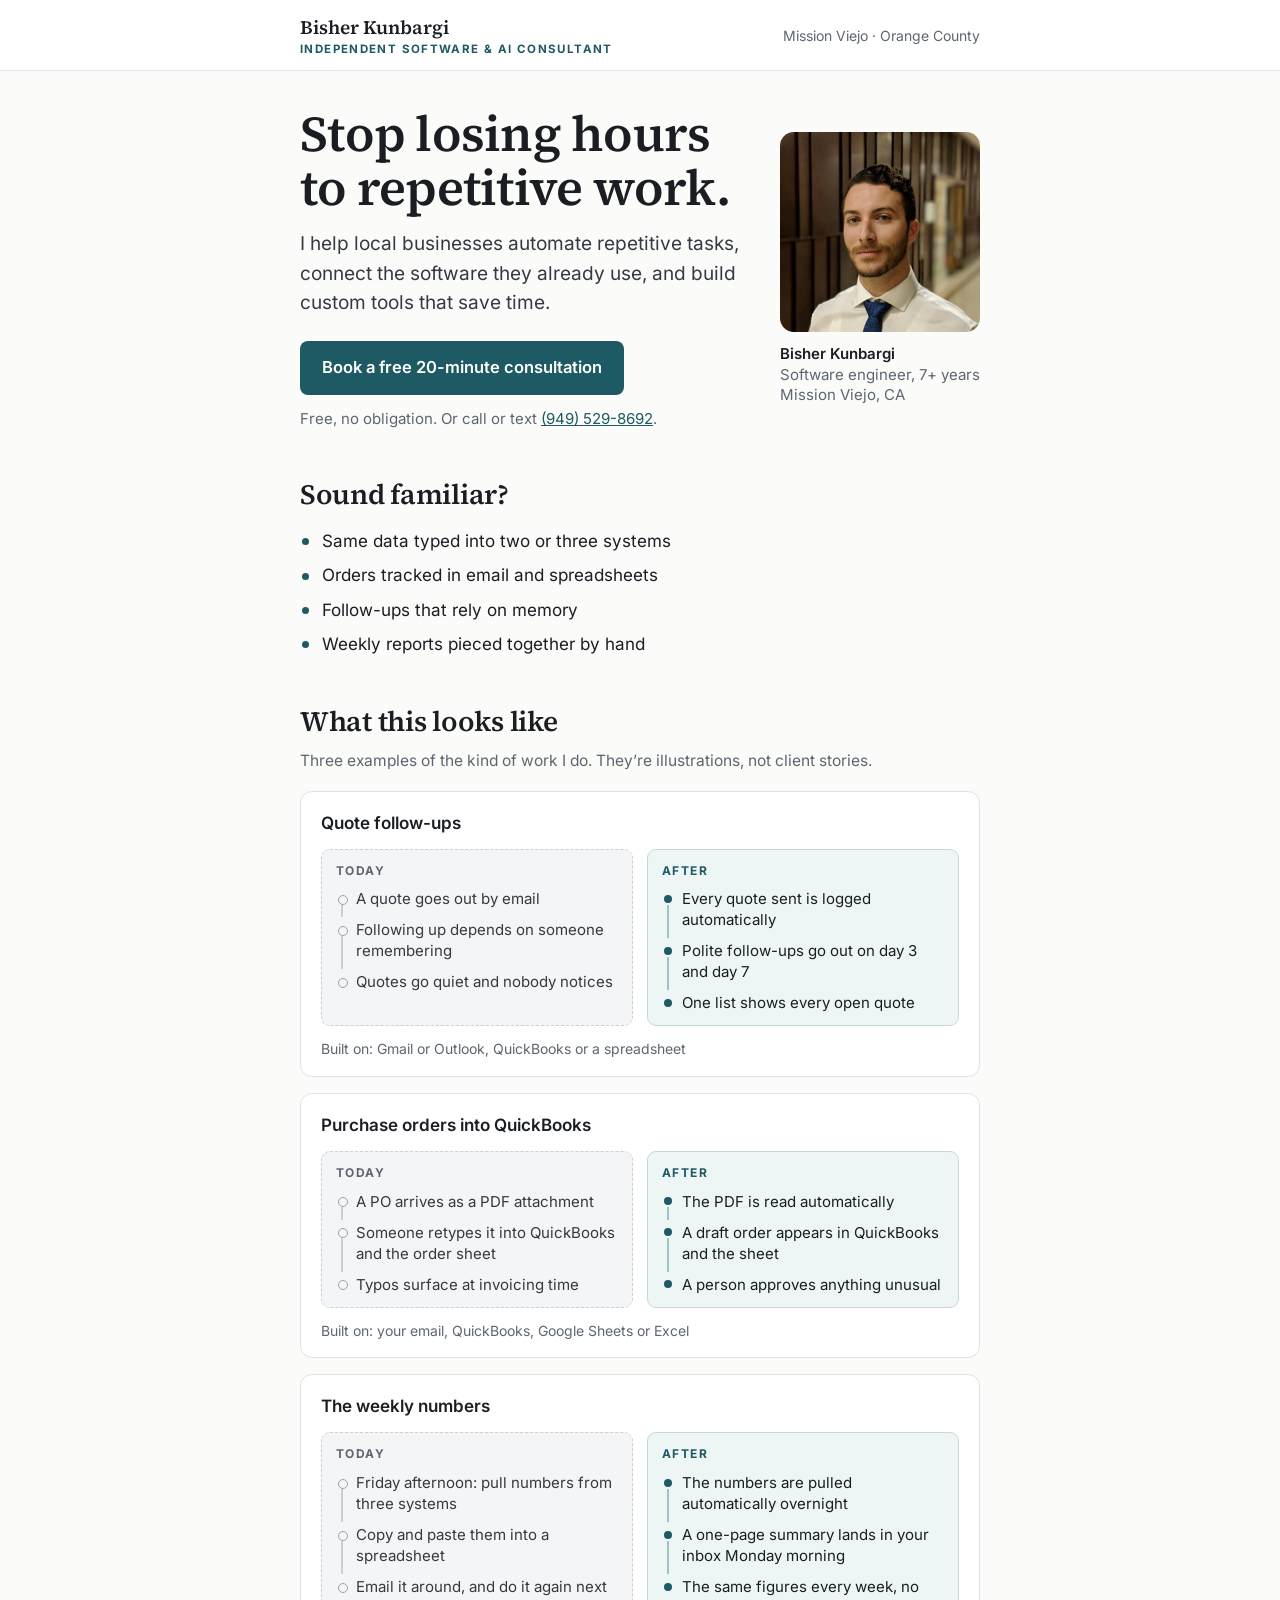
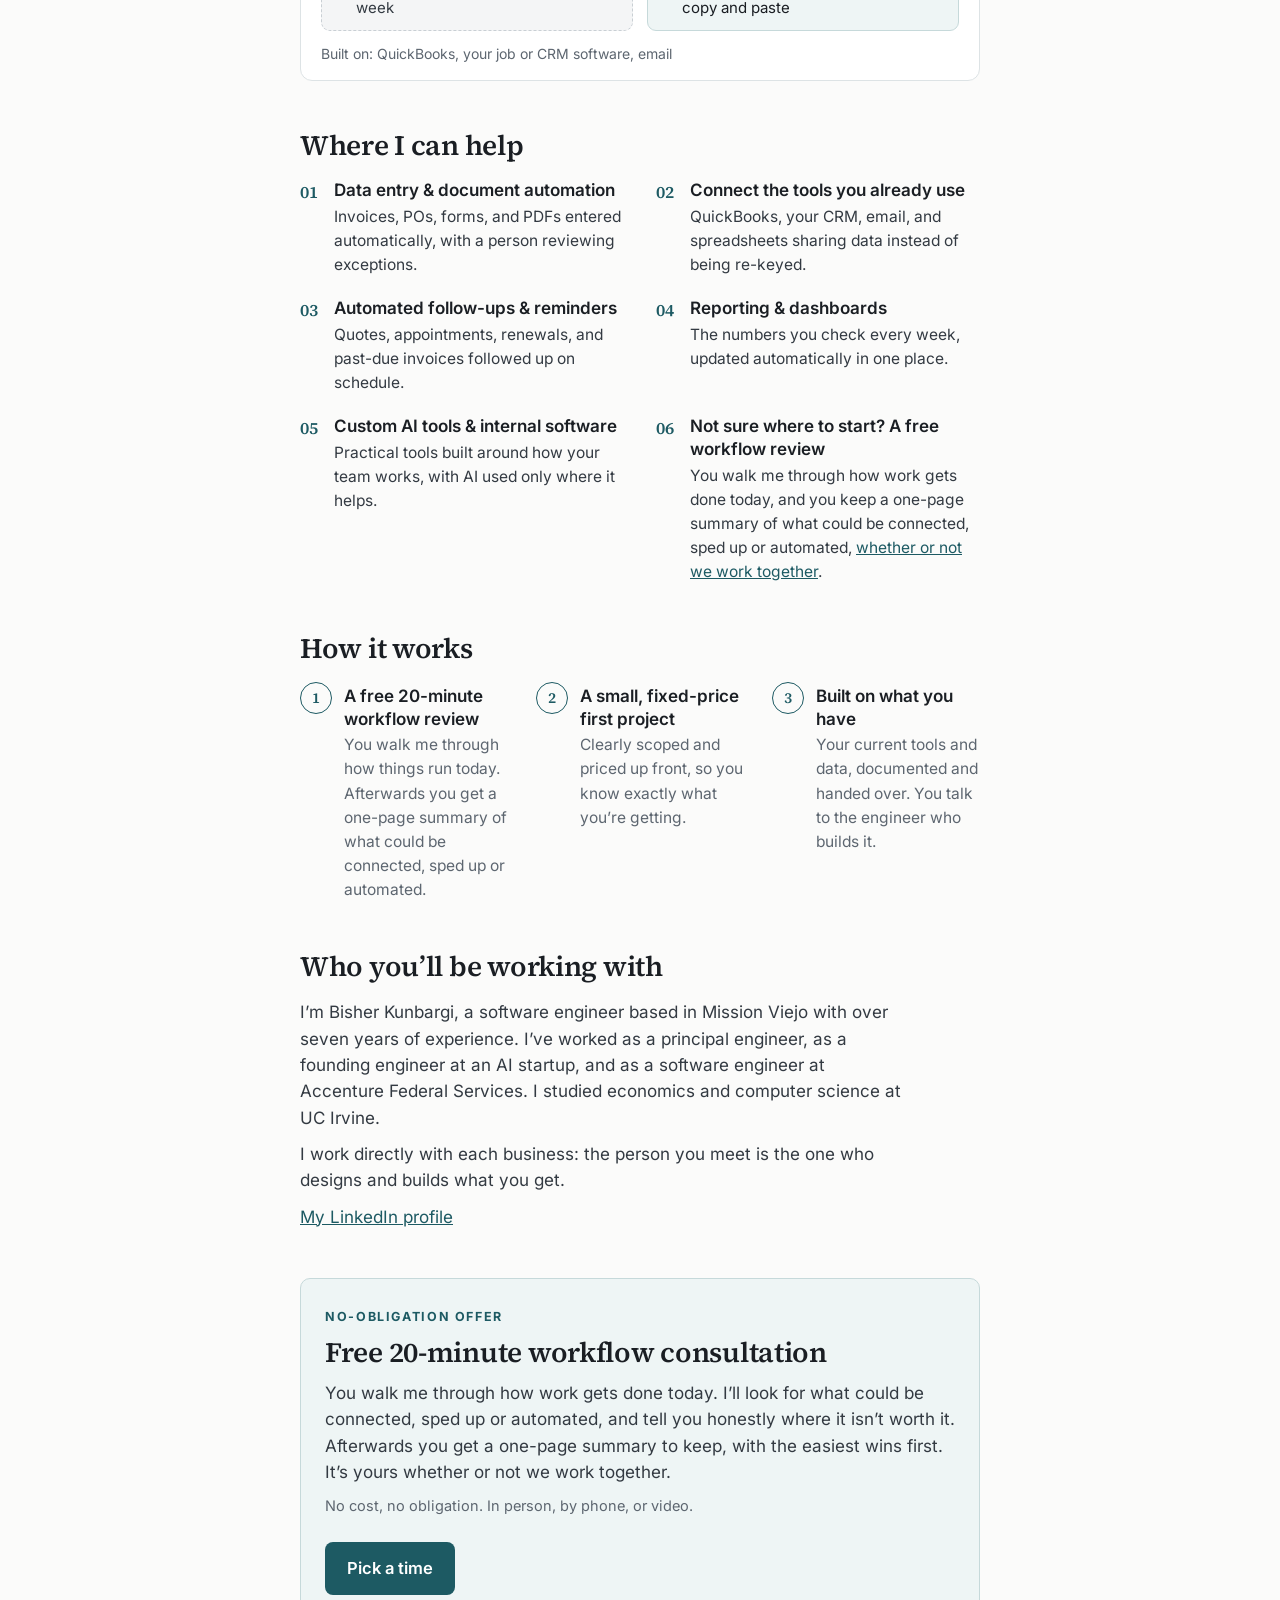
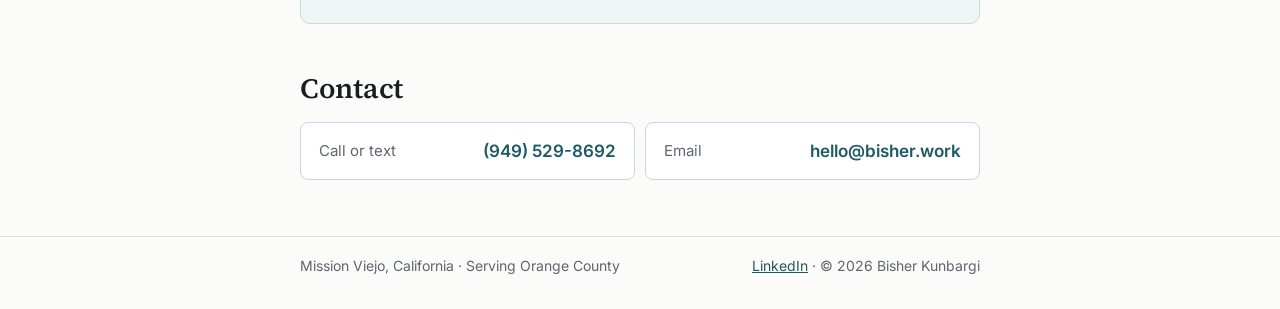
<file: index.html>
<!doctype html>
<html lang="en">
<head>
<meta charset="utf-8">
<meta name="viewport" content="width=device-width, initial-scale=1">
<meta name="color-scheme" content="only light">
<meta name="robots" content="noindex, nofollow">
<title>Business Automation &amp; Software Consultant, Orange County · Bisher Kunbargi</title>
<meta name="description" content="Automation, integrations and custom tools for Orange County businesses, from a Mission Viejo software engineer. Free 20-minute workflow consultation.">
<link rel="canonical" href="https://bisher.work/">
<meta property="og:site_name" content="Bisher Kunbargi">
<meta property="og:title" content="Bisher Kunbargi · Independent Software & AI Consultant">
<meta property="og:description" content="Automation, integrations and practical AI for local businesses. Free 20-minute workflow consultation.">
<meta property="og:url" content="https://bisher.work/">
<meta property="og:type" content="website">
<meta property="og:image" content="https://bisher.work/og.png">
<meta name="twitter:card" content="summary_large_image">
<link rel="icon" href="/favicon.svg" type="image/svg+xml">
<link rel="preload" href="/fonts/source-serif-4-600.woff2" as="font" type="font/woff2" crossorigin>
<link rel="stylesheet" href="/style.css">
<script type="application/ld+json">
{
  "@context": "https://schema.org",
  "@type": "ProfessionalService",
  "name": "Bisher Kunbargi, Independent Software & AI Consultant",
  "url": "https://bisher.work/",
  "image": "https://bisher.work/bisher.jpg",
  "telephone": "+1-949-529-8692",
  "email": "hello@bisher.work",
  "address": { "@type": "PostalAddress", "addressLocality": "Mission Viejo", "addressRegion": "CA", "addressCountry": "US" },
  "areaServed": "Orange County, CA",
  "founder": { "@type": "Person", "name": "Bisher Kunbargi", "image": "https://bisher.work/bisher.jpg", "sameAs": ["https://www.linkedin.com/in/bisherk"] },
  "sameAs": ["https://www.linkedin.com/in/bisherk"],
  "makesOffer": { "@type": "Offer", "name": "Free 20-minute workflow consultation", "price": "0", "priceCurrency": "USD", "url": "https://bisher.work/book/" }
}
</script>
</head>
<body>
<header class="site"><div class="wrap">
  <a class="brand" href="/">Bisher Kunbargi<small>Independent Software &amp; AI Consultant</small></a>
  <span class="where">Mission Viejo · Orange County</span>
</div></header>

<main class="wrap">
  <section class="hero">
    <div class="hero-grid">
      <div>
        <h1>Stop losing hours to repetitive work.</h1>
        <p class="lede">I help local businesses automate repetitive tasks, connect the software they already use, and build custom tools that save time.</p>
        <div class="actions"><a class="btn" href="https://calendly.com/bkunbargi/new-meeting">Book a free 20-minute consultation</a></div>
        <p class="aside">Free, no obligation. Or call or text <a href="tel:+19495298692">(949) 529-8692</a>.</p>
      </div>
      <figure class="me">
        <img src="/bisher.jpg" width="360" height="360" alt="Bisher Kunbargi">
        <figcaption><b>Bisher Kunbargi</b><span>Software engineer, 7+ years</span><span>Mission Viejo, CA</span></figcaption>
      </figure>
    </div>
  </section>

  <section>
    <h2>Sound familiar?</h2>
    <ul class="dots">
      <li>Same data typed into two or three systems</li>
      <li>Orders tracked in email and spreadsheets</li>
      <li>Follow-ups that rely on memory</li>
      <li>Weekly reports pieced together by hand</li>
    </ul>
  </section>

  <section>
    <h2>What this looks like</h2>
    <p class="note">Three examples of the kind of work I do. They’re illustrations, not client stories.</p>
    <div class="examples">
      <article class="ex">
        <h3>Quote follow-ups</h3>
        <div class="lanes">
          <div class="lane today"><div class="lane-label">Today</div><ol>
            <li>A quote goes out by email</li>
            <li>Following up depends on someone remembering</li>
            <li>Quotes go quiet and nobody notices</li></ol></div>
          <div class="lane after"><div class="lane-label">After</div><ol>
            <li>Every quote sent is logged automatically</li>
            <li>Polite follow-ups go out on day 3 and day 7</li>
            <li>One list shows every open quote</li></ol></div>
        </div>
        <p class="tools">Built on: Gmail or Outlook, QuickBooks or a spreadsheet</p>
      </article>
      <article class="ex">
        <h3>Purchase orders into QuickBooks</h3>
        <div class="lanes">
          <div class="lane today"><div class="lane-label">Today</div><ol>
            <li>A PO arrives as a PDF attachment</li>
            <li>Someone retypes it into QuickBooks and the order sheet</li>
            <li>Typos surface at invoicing time</li></ol></div>
          <div class="lane after"><div class="lane-label">After</div><ol>
            <li>The PDF is read automatically</li>
            <li>A draft order appears in QuickBooks and the sheet</li>
            <li>A person approves anything unusual</li></ol></div>
        </div>
        <p class="tools">Built on: your email, QuickBooks, Google Sheets or Excel</p>
      </article>
      <article class="ex">
        <h3>The weekly numbers</h3>
        <div class="lanes">
          <div class="lane today"><div class="lane-label">Today</div><ol>
            <li>Friday afternoon: pull numbers from three systems</li>
            <li>Copy and paste them into a spreadsheet</li>
            <li>Email it around, and do it again next week</li></ol></div>
          <div class="lane after"><div class="lane-label">After</div><ol>
            <li>The numbers are pulled automatically overnight</li>
            <li>A one-page summary lands in your inbox Monday morning</li>
            <li>The same figures every week, no copy and paste</li></ol></div>
        </div>
        <p class="tools">Built on: QuickBooks, your job or CRM software, email</p>
      </article>
    </div>
  </section>

  <section>
    <h2>Where I can help</h2>
    <div class="services">
      <div class="svc"><span class="n">01</span><div><h3>Data entry &amp; document automation</h3>
        <p>Invoices, POs, forms, and PDFs entered automatically, with a person reviewing exceptions.</p></div></div>
      <div class="svc"><span class="n">02</span><div><h3>Connect the tools you already use</h3>
        <p>QuickBooks, your CRM, email, and spreadsheets sharing data instead of being re-keyed.</p></div></div>
      <div class="svc"><span class="n">03</span><div><h3>Automated follow-ups &amp; reminders</h3>
        <p>Quotes, appointments, renewals, and past-due invoices followed up on schedule.</p></div></div>
      <div class="svc"><span class="n">04</span><div><h3>Reporting &amp; dashboards</h3>
        <p>The numbers you check every week, updated automatically in one place.</p></div></div>
      <div class="svc"><span class="n">05</span><div><h3>Custom AI tools &amp; internal software</h3>
        <p>Practical tools built around how your team works, with AI used only where it helps.</p></div></div>
      <div class="svc"><span class="n">06</span><div><h3>Not sure where to start? A free workflow review</h3>
        <p>You walk me through how work gets done today, and you keep a one-page summary of what could be connected, sped up or automated, <a href="/book/">whether or not we work together</a>.</p></div></div>
    </div>
  </section>

  <section>
    <h2>How it works</h2>
    <ol class="steps cols">
      <li><h3>A free 20-minute workflow review</h3><p>You walk me through how things run today. Afterwards you get a one-page summary of what could be connected, sped up or automated.</p></li>
      <li><h3>A small, fixed-price first project</h3><p>Clearly scoped and priced up front, so you know exactly what you’re getting.</p></li>
      <li><h3>Built on what you have</h3><p>Your current tools and data, documented and handed over. You talk to the engineer who builds it.</p></li>
    </ol>
  </section>

  <section>
    <h2>Who you’ll be working with</h2>
    <div class="about">
      <p>I’m Bisher Kunbargi, a software engineer based in Mission Viejo with over seven years of experience. I’ve worked as a principal engineer, as a founding engineer at an AI startup, and as a software engineer at Accenture Federal Services. I studied economics and computer science at UC Irvine.</p>
      <p>I work directly with each business: the person you meet is the one who designs and builds what you get.</p>
      <p><a href="https://www.linkedin.com/in/bisherk">My LinkedIn profile</a></p>
    </div>
  </section>

  <section>
    <div class="offer">
      <div class="eyebrow">No-obligation offer</div>
      <h2>Free 20-minute workflow consultation</h2>
      <p>You walk me through how work gets done today. I’ll look for what could be connected, sped up or automated, and tell you honestly where it isn’t worth it.</p>
      <p>Afterwards you get a one-page summary to keep, with the easiest wins first. It’s yours whether or not we work together.</p>
      <p class="fine">No cost, no obligation. In person, by phone, or video.</p>
      <div class="actions"><a class="btn" href="https://calendly.com/bkunbargi/new-meeting">Pick a time</a></div>
    </div>
  </section>

  <section>
    <h2>Contact</h2>
    <div class="rows two">
      <a class="row" href="tel:+19495298692"><span>Call or text</span><b>(949) 529-8692</b></a>
      <a class="row" href="mailto:hello@bisher.work?subject=Free%2020-minute%20workflow%20consultation"><span>Email</span><b>hello@bisher.work</b></a>
    </div>
  </section>
</main>

<footer class="site"><div class="wrap">
  <span>Mission Viejo, California · Serving Orange County</span>
  <span><a href="https://www.linkedin.com/in/bisherk">LinkedIn</a> · © 2026 Bisher Kunbargi</span>
</div></footer>
</body>
</html>
</file>
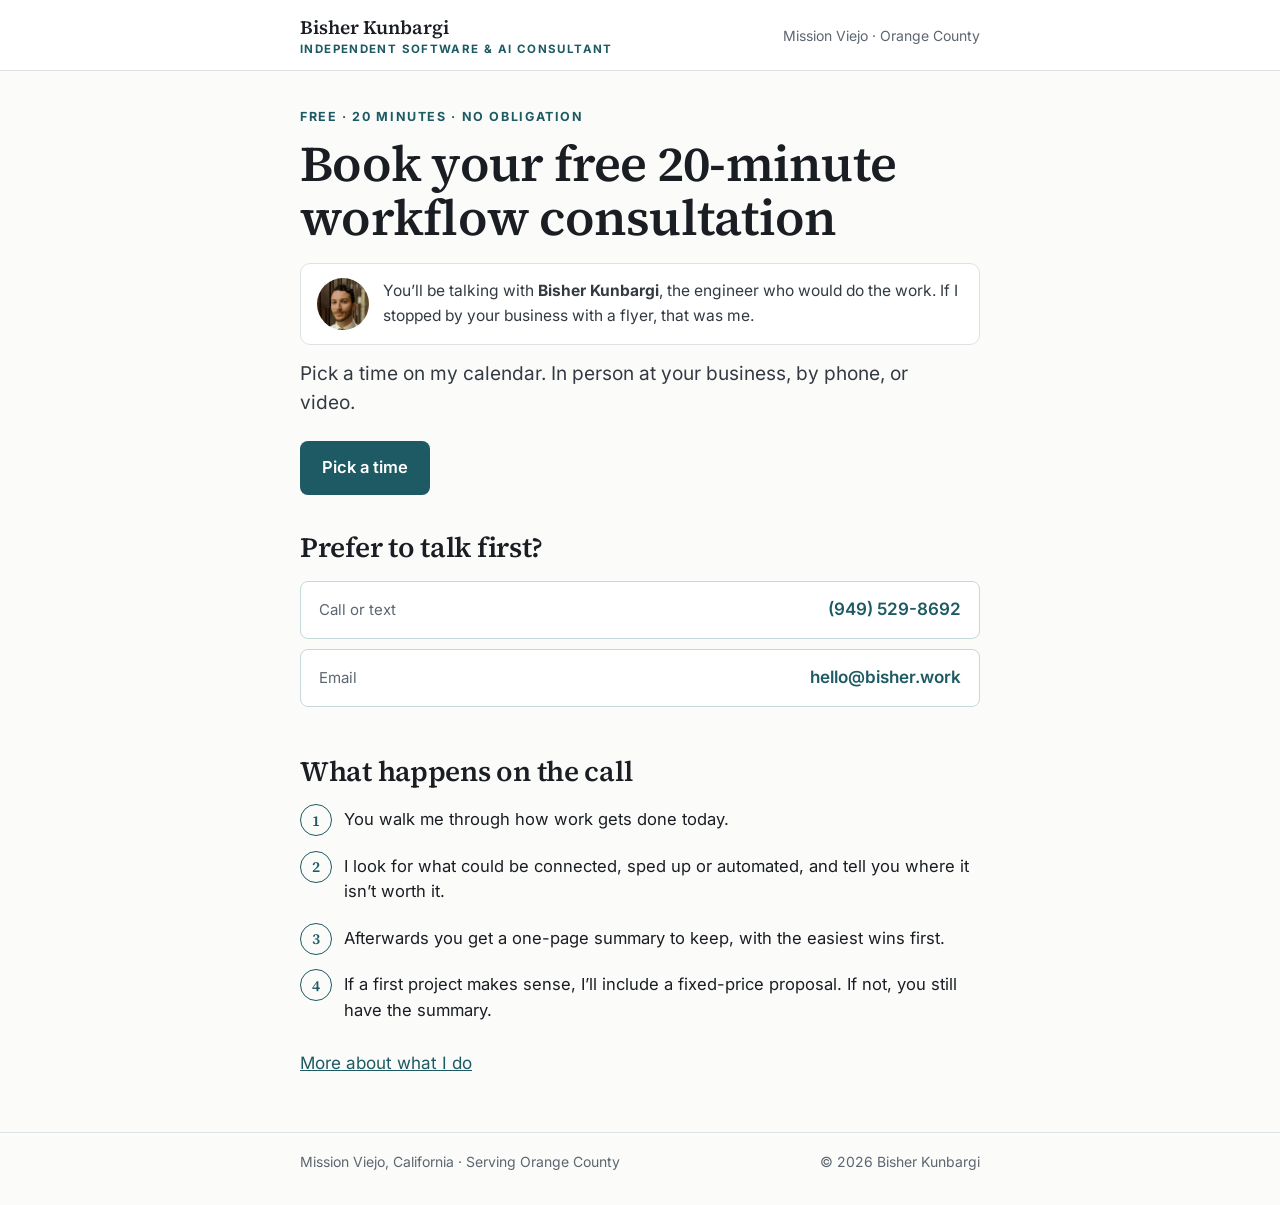
<file: book/index.html>
<!doctype html>
<html lang="en">
<head>
<meta charset="utf-8">
<meta name="viewport" content="width=device-width, initial-scale=1">
<meta name="color-scheme" content="only light">
<meta name="robots" content="noindex, nofollow">
<title>Book a free 20-minute consultation · Bisher Kunbargi</title>
<meta name="description" content="Book a free, no-obligation 20-minute workflow consultation with Bisher Kunbargi, a software engineer in Mission Viejo.">
<link rel="canonical" href="https://bisher.work/book/">
<meta property="og:site_name" content="Bisher Kunbargi">
<meta property="og:title" content="Book a free 20-minute workflow consultation">
<meta property="og:description" content="No cost, no obligation. You keep a one-page summary of what could be connected, sped up or automated.">
<meta property="og:url" content="https://bisher.work/book/">
<meta property="og:type" content="website">
<meta property="og:image" content="https://bisher.work/og.png">
<meta name="twitter:card" content="summary_large_image">
<!--
  The QR code on the printed flyer opens this page, so its URL must never change.
  "Pick a time" links out to Calendly (no redirect), so this page and the
  call/text fallback stay one Back tap away. If the Calendly link changes,
  update it here and in /index.html (2 places).
-->
<link rel="icon" href="/favicon.svg" type="image/svg+xml">
<link rel="stylesheet" href="/style.css">
</head>
<body>
<header class="site"><div class="wrap">
  <a class="brand" href="/">Bisher Kunbargi<small>Independent Software &amp; AI Consultant</small></a>
  <span class="where">Mission Viejo · Orange County</span>
</div></header>

<main class="wrap">
  <section class="hero">
    <div class="eyebrow">Free · 20 minutes · No obligation</div>
    <h1>Book your free <span style="white-space:nowrap">20-minute</span> workflow consultation</h1>
    <div class="person">
      <img src="/bisher-sm.jpg" width="112" height="112" alt="">
      <div>You’ll be talking with <b>Bisher Kunbargi</b>, the engineer who would do the work. If I stopped by your business with a flyer, that was me.</div>
    </div>
    <p class="lede">Pick a time on my calendar. In person at your business, by phone, or video.</p>
    <div class="actions"><a class="btn" href="https://calendly.com/bkunbargi/new-meeting">Pick a time</a></div>
    <h2 style="margin-top:36px">Prefer to talk first?</h2>
    <div class="rows">
      <a class="row" href="tel:+19495298692"><span>Call or text</span><b>(949) 529-8692</b></a>
      <a class="row" href="mailto:hello@bisher.work?subject=Free%2020-minute%20workflow%20consultation&amp;body=Hi%20Bisher%2C%0A%0AI%27d%20like%20to%20book%20the%20free%2020-minute%20workflow%20consultation.%0A%0ABusiness%3A%20%0AA%20process%20I%27d%20like%20to%20talk%20about%3A%20%0ATimes%20that%20work%20for%20me%3A%20%0A"><span>Email</span><b>hello@bisher.work</b></a>
    </div>
  </section>

  <section>
    <h2>What happens on the call</h2>
    <ol class="steps plain">
      <li><p>You walk me through how work gets done today.</p></li>
      <li><p>I look for what could be connected, sped up or automated, and tell you where it isn’t worth it.</p></li>
      <li><p>Afterwards you get a one-page summary to keep, with the easiest wins first.</p></li>
      <li><p>If a first project makes sense, I’ll include a fixed-price proposal. If not, you still have the summary.</p></li>
    </ol>
    <p style="margin-top:26px"><a href="/">More about what I do</a></p>
  </section>
</main>

<footer class="site"><div class="wrap">
  <span>Mission Viejo, California · Serving Orange County</span>
  <span>© 2026 Bisher Kunbargi</span>
</div></footer>
</body>
</html>
</file>
<file: style.css>
@font-face { font-family: "Inter"; font-weight: 400; font-display: swap; src: url("/fonts/inter-400.woff2") format("woff2"); }
@font-face { font-family: "Inter"; font-weight: 600; font-display: swap; src: url("/fonts/inter-600.woff2") format("woff2"); }
@font-face { font-family: "Inter"; font-weight: 700; font-display: swap; src: url("/fonts/inter-700.woff2") format("woff2"); }
@font-face { font-family: "Source Serif 4"; font-weight: 600; font-display: swap; src: url("/fonts/source-serif-4-600.woff2") format("woff2"); }

:root {
  --bg: #fbfbfa; --surface: #ffffff; --ink: #1a1e23; --body: #333a42; --muted: #5d6670;
  --accent: #1d5a63; --accent-hover: #164850; --on-accent: #ffffff; --tint: #eef5f5; --rule: #dde3e5; --rule-strong: #c6d9da;
  --serif: "Source Serif 4", "Iowan Old Style", Georgia, serif;
  --sans: "Inter", -apple-system, "Helvetica Neue", Arial, sans-serif;
  color-scheme: only light;
}

* { box-sizing: border-box; margin: 0; padding: 0; }
html { -webkit-text-size-adjust: 100%; }
body { background: var(--bg); color: var(--body); font-family: var(--sans); font-size: 17px; line-height: 1.55; }
a { color: var(--accent); }
a[href^="tel:"], a[href^="sms:"] { white-space: nowrap; }
.wrap { max-width: 720px; margin: 0 auto; padding: 0 20px; }

/* header / footer */
header.site { border-bottom: 1px solid var(--rule); background: var(--surface); }
header.site .wrap { display: flex; justify-content: space-between; align-items: center; gap: 12px; padding-top: 16px; padding-bottom: 14px; }
.brand { font-family: var(--serif); font-weight: 600; font-size: 19px; color: var(--ink); text-decoration: none; line-height: 1.25; }
.brand small { display: block; font-family: var(--sans); font-size: 11.5px; font-weight: 700; letter-spacing: .12em; text-transform: uppercase; color: var(--accent); margin-top: 2px; }
.where { font-size: 14px; color: var(--muted); text-align: right; }
@media (max-width: 519px) { .where { display: none; } }
footer.site { margin-top: 56px; border-top: 1px solid var(--rule); }
footer.site .wrap { display: flex; justify-content: space-between; gap: 12px; flex-wrap: wrap; padding-top: 18px; padding-bottom: 32px; font-size: 14px; color: var(--muted); }

/* type */
section { padding-top: 48px; }
section.hero { padding-top: 36px; }
h1 { font-family: var(--serif); font-weight: 600; font-size: clamp(34px, 8vw, 50px); line-height: 1.08; letter-spacing: -0.015em; color: var(--ink); text-wrap: balance; }
h2 { font-family: var(--serif); font-weight: 600; font-size: 24px; line-height: 1.2; letter-spacing: -0.01em; color: var(--ink); margin-bottom: 16px; text-wrap: balance; }
@media (min-width: 720px) { h2 { font-size: 28px; } }
h3 { font-size: 17px; font-weight: 600; color: var(--ink); line-height: 1.35; }
.lede { font-size: 19px; margin-top: 14px; max-width: 34em; }
.eyebrow { font-size: 12.5px; font-weight: 700; letter-spacing: .13em; text-transform: uppercase; color: var(--accent); margin-bottom: 10px; }
.aside { margin-top: 12px; font-size: 15px; color: var(--muted); }
.muted { color: var(--muted); }

/* buttons */
.actions { display: flex; flex-wrap: wrap; gap: 10px; margin-top: 24px; }
.btn { display: inline-flex; align-items: center; justify-content: center; min-height: 52px; padding: 14px 22px; border-radius: 8px;
       font-weight: 600; font-size: 16.5px; text-decoration: none; background: var(--accent); color: var(--on-accent); border: 0; }
.btn:hover { background: var(--accent-hover); }
.btn:focus-visible, .row:focus-visible { outline: 3px solid var(--ink); outline-offset: 2px; }
@media (max-width: 519px) { .actions .btn { flex: 1 1 100%; } }

/* lists */
ul.dots { list-style: none; display: grid; gap: 8px; }
ul.dots li { position: relative; padding-left: 22px; color: var(--ink); }
ul.dots li::before { content: ""; position: absolute; left: 2px; top: .62em; width: 7px; height: 7px; border-radius: 50%; background: var(--accent); }

/* services */
.services { display: grid; gap: 20px 32px; }
@media (min-width: 620px) { .services { grid-template-columns: 1fr 1fr; } }
.svc { display: grid; grid-template-columns: 34px 1fr; }
.svc .n { font-family: var(--serif); font-weight: 600; color: var(--accent); }
.svc p { font-size: 15.5px; margin-top: 3px; }
.svc.note p { font-family: var(--serif); font-size: 16.5px; color: var(--muted); margin-top: 0; }
.svc.note a { color: var(--accent); }

/* steps */
ol.steps { list-style: none; counter-reset: s; display: grid; gap: 18px; }
@media (min-width: 680px) { ol.steps.cols { grid-template-columns: repeat(3, 1fr); gap: 28px; } }
ol.steps li { counter-increment: s; position: relative; padding-left: 44px; }
ol.steps li::before { content: counter(s); position: absolute; left: 0; top: 0; width: 30px; height: 30px; border-radius: 50%;
  border: 1.5px solid var(--accent); color: var(--accent); font-family: var(--serif); font-weight: 600; font-size: 15px;
  display: flex; align-items: center; justify-content: center; }
ol.steps h3 { margin-top: 3px; }
ol.steps p { font-size: 15.5px; color: var(--muted); margin-top: 3px; }
ol.steps.plain li p { color: var(--ink); font-size: 16.5px; margin-top: 3px; }

/* about */
.about { max-width: 36em; }
.about.has-photo { grid-template-columns: 96px 1fr; align-items: start; }
.about img { width: 96px; height: 96px; border-radius: 50%; object-fit: cover; }
.about p + p { margin-top: 10px; }

/* offer */
.offer { background: var(--tint); border: 1px solid var(--rule-strong); border-radius: 10px; padding: 28px 24px; }
.offer h2 { margin: 4px 0 10px; }
.offer .fine { font-size: 14.5px; color: var(--muted); margin-top: 10px; }

/* contact rows: tappable, and the value is always visible */
.rows { display: grid; gap: 10px; }
@media (min-width: 620px) { .rows.two { grid-template-columns: 1fr 1fr; } }
.row { display: flex; justify-content: space-between; align-items: center; gap: 14px; min-height: 58px; padding: 14px 18px;
       background: var(--surface); border: 1px solid var(--rule-strong); border-radius: 8px; text-decoration: none; color: var(--ink); }
.row:hover { border-color: var(--accent); }
.row span { color: var(--muted); font-size: 15px; }
.row b { font-weight: 600; color: var(--accent); overflow-wrap: anywhere; text-align: right; }

/* hero with photo */
.hero-grid { display: grid; gap: 22px; }
.me { margin: 0; display: flex; align-items: center; gap: 14px; }
.me img { width: 64px; height: 64px; border-radius: 50%; object-fit: cover; flex: none; }
.me figcaption { display: flex; flex-direction: column; font-size: 15px; line-height: 1.35; }
.me figcaption b { color: var(--ink); font-weight: 600; }
.me figcaption span { color: var(--muted); }
@media (max-width: 679px) { .hero-grid .me { order: -1; } }
@media (min-width: 680px) {
  .hero-grid { grid-template-columns: 1fr 200px; gap: 40px; align-items: center; }
  .me { flex-direction: column; align-items: flex-start; gap: 12px; }
  .me img { width: 200px; height: 200px; border-radius: 14px; }
}

/* example workflows */
.note { color: var(--muted); font-size: 15.5px; margin: -6px 0 18px; }
.examples { display: grid; gap: 16px; }
.ex { background: var(--surface); border: 1px solid var(--rule); border-radius: 12px; padding: 20px 20px 16px; }
.ex .for { color: var(--muted); font-size: 14.5px; margin-top: 2px; }
.lanes { display: grid; gap: 12px; margin-top: 14px; }
@media (min-width: 620px) { .lanes { grid-template-columns: 1fr 1fr; gap: 14px; } }
.lane { border-radius: 9px; padding: 12px 14px 12px; }
.lane.today { background: #f4f5f6; border: 1px dashed #c9cfd4; }
.lane.after { background: var(--tint); border: 1px solid var(--rule-strong); }
.lane-label { font-size: 12px; font-weight: 700; letter-spacing: .12em; text-transform: uppercase; margin-bottom: 8px; }
.lane.today .lane-label { color: var(--muted); }
.lane.after .lane-label { color: var(--accent); }
.lane ol { list-style: none; display: grid; gap: 0; }
.lane li { position: relative; padding: 0 0 10px 20px; font-size: 15px; line-height: 1.4; }
.lane li:last-child { padding-bottom: 0; }
.lane li::before { content: ""; position: absolute; left: 2px; top: .45em; width: 8px; height: 8px; border-radius: 50%; }
.lane li:not(:last-child)::after { content: ""; position: absolute; left: 5.25px; top: calc(.45em + 10px); bottom: 2px; width: 1.5px; }
.lane.today li { color: var(--body); }
.lane.today li::before { border: 1.5px solid #9aa3ab; background: #f4f5f6; }
.lane.today li::after { background: #c9cfd4; }
.lane.after li { color: var(--ink); }
.lane.after li::before { background: var(--accent); }
.lane.after li::after { background: #9cc3c7; }
.ex .tools { font-size: 14px; color: var(--muted); margin-top: 12px; }

/* booking page person line */
.person { display: flex; gap: 14px; align-items: center; margin-top: 18px; padding: 14px 16px; background: var(--surface);
          border: 1px solid var(--rule); border-radius: 10px; font-size: 15.5px; }
.person img { width: 52px; height: 52px; border-radius: 50%; object-fit: cover; flex: none; }
</file>
